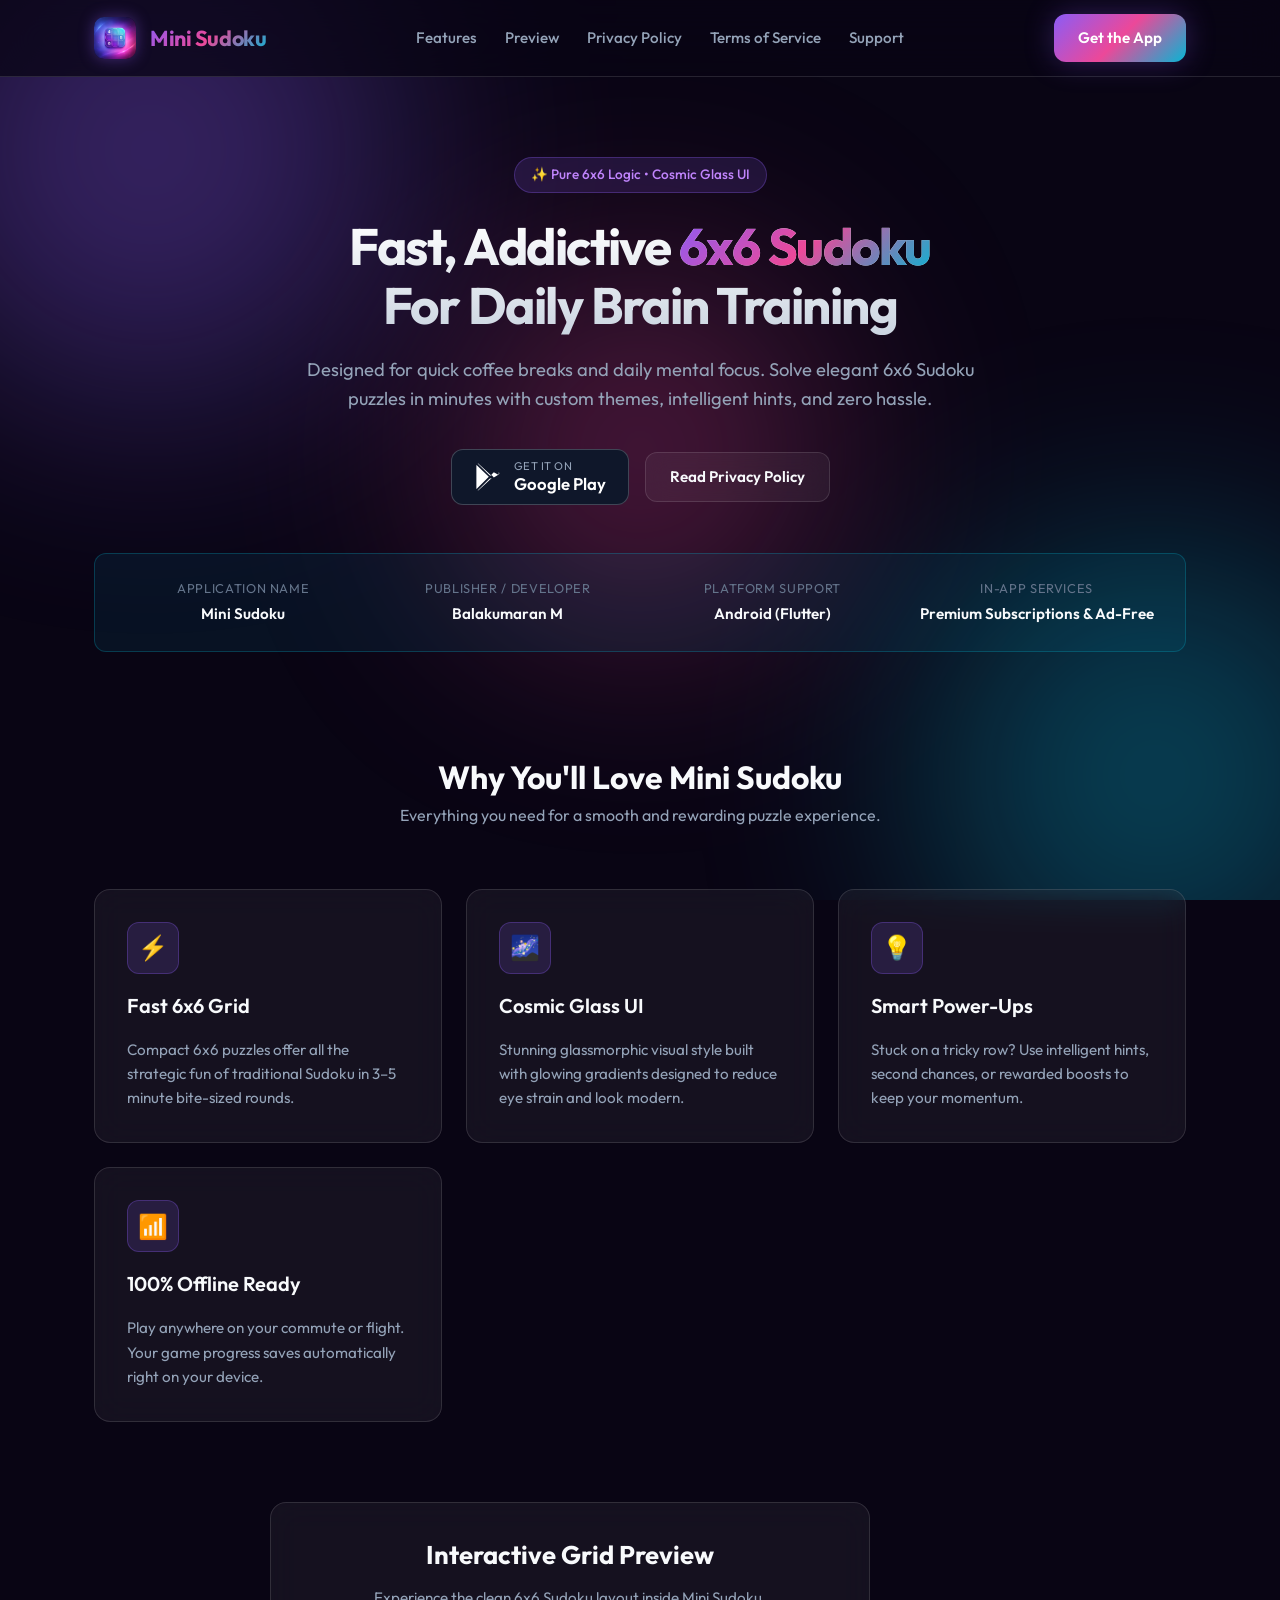
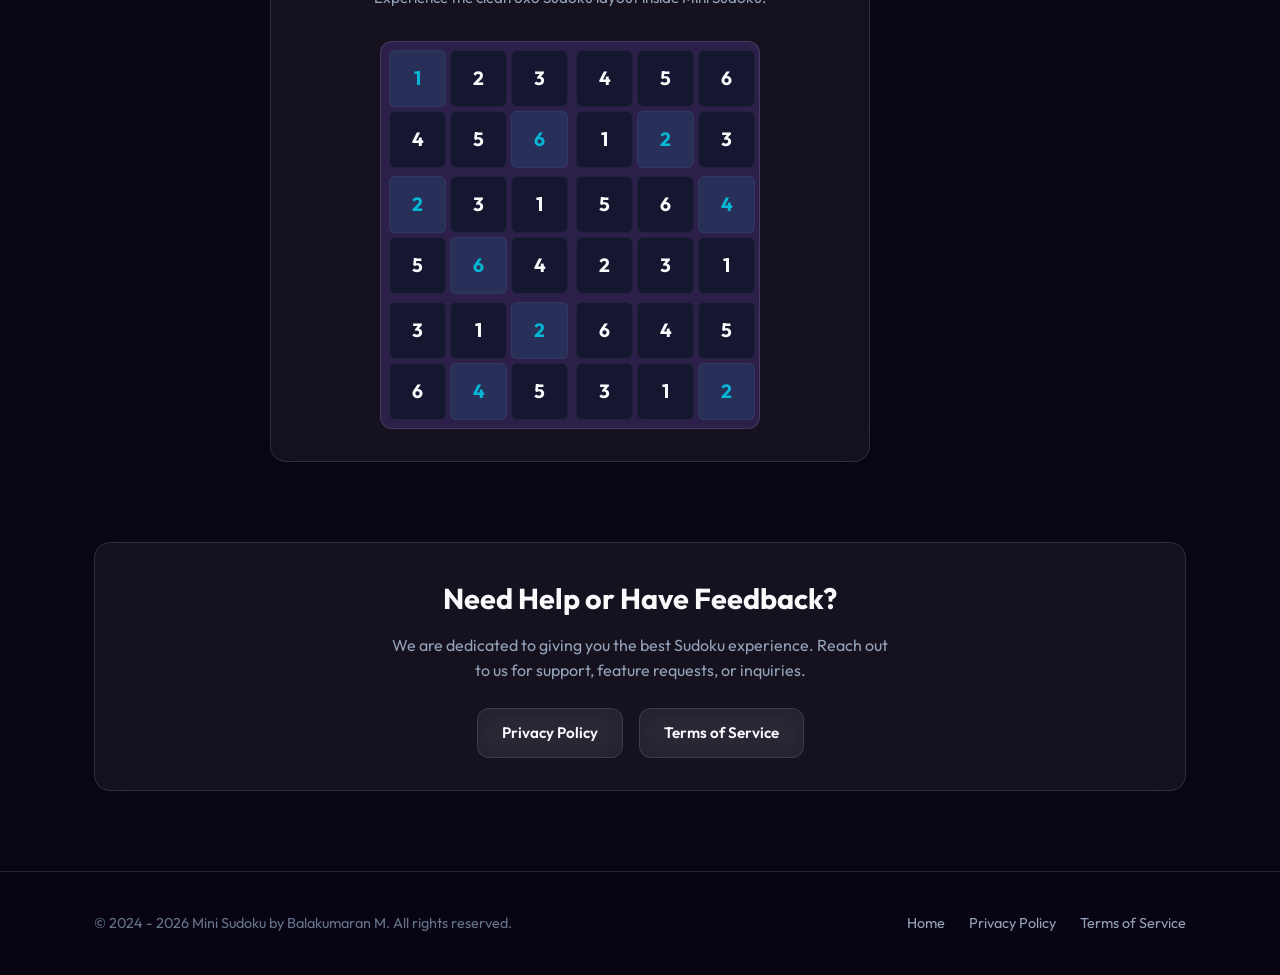
<file: docs/index.html>
<!DOCTYPE html>
<html lang="en">
<head>
  <meta charset="UTF-8">
  <meta name="viewport" content="width=device-width, initial-scale=1.0">
  <title>Mini Sudoku - Fast 6x6 Logic Puzzles & Brain Training</title>
  <meta name="description" content="Mini Sudoku is a sleek, fast-paced 6x6 Sudoku puzzle game. Train your brain on the go with cosmic glass themes, hints, and offline play.">
  <link rel="icon" type="image/png" href="icon.png">
  <link rel="stylesheet" href="style.css">
</head>
<body>

  <!-- Dynamic Cosmic Background -->
  <div class="background-blobs">
    <div class="blob blob-1"></div>
    <div class="blob blob-2"></div>
    <div class="blob blob-3"></div>
  </div>

  <!-- Header -->
  <header>
    <div class="container">
      <div class="nav-wrapper">
        <a href="index.html" class="brand">
          <img src="icon.png" alt="Mini Sudoku Logo" class="brand-icon">
          <span class="brand-name">Mini Sudoku</span>
        </a>
        <ul class="nav-links">
          <li><a href="#features">Features</a></li>
          <li><a href="#demo">Preview</a></li>
          <li><a href="privacy.html">Privacy Policy</a></li>
          <li><a href="terms.html">Terms of Service</a></li>
          <li><a href="#contact">Support</a></li>
        </ul>
        <a href="https://play.google.com/store/apps/details?id=com.duelme.minisudoku" target="_blank" class="btn btn-primary">
          Get the App
        </a>
      </div>
    </div>
  </header>

  <!-- Hero Section -->
  <section class="hero">
    <div class="container">
      <div class="hero-badge">
        ✨ Pure 6x6 Logic • Cosmic Glass UI
      </div>
      <h1 class="hero-title">
        Fast, Addictive <span>6x6 Sudoku</span> <br>For Daily Brain Training
      </h1>
      <p class="hero-subtitle">
        Designed for quick coffee breaks and daily mental focus. Solve elegant 6x6 Sudoku puzzles in minutes with custom themes, intelligent hints, and zero hassle.
      </p>

      <div class="hero-actions">
        <a href="https://play.google.com/store/apps/details?id=com.duelme.minisudoku" target="_blank" class="play-badge">
          <svg viewBox="0 0 512 512" fill="currentColor">
            <path d="M325.8 238.7L82.1 11.5C77.4 8.7 71.7 8 66.3 9.7L282.7 226.1l43.1 12.6zM46.7 34.6C44.7 39.4 43.6 44.8 43.6 50.5v411c0 5.7 1.1 11.1 3.1 15.9l224.2-224.2L46.7 34.6zM82.1 500.5l243.7-227.2-43.1 12.6L66.3 502.3c5.4 1.7 11.1 1 15.8-1.8zM451.9 220.6l-89.6-51.7-44.4 47.1 44.4 47.1 89.6-51.7c15.2-8.8 15.2-32 0-40.8z"/>
          </svg>
          <div class="play-badge-text">
            <div class="small">Get it on</div>
            <div class="large">Google Play</div>
          </div>
        </a>

        <a href="privacy.html" class="btn btn-secondary">
          Read Privacy Policy
        </a>
      </div>

      <!-- Business & Application Compliance Details (For BillDesk / Payment Aggregators) -->
      <div class="business-info-box">
        <div class="info-item">
          <span class="info-label">Application Name</span>
          <span class="info-val">Mini Sudoku</span>
        </div>
        <div class="info-item">
          <span class="info-label">Publisher / Developer</span>
          <span class="info-val">Balakumaran M</span>
        </div>
        <div class="info-item">
          <span class="info-label">Platform Support</span>
          <span class="info-val">Android (Flutter)</span>
        </div>
        <div class="info-item">
          <span class="info-label">In-App Services</span>
          <span class="info-val">Premium Subscriptions & Ad-Free</span>
        </div>
      </div>
    </div>
  </section>

  <!-- Features Section -->
  <section id="features" class="container">
    <div style="text-align: center; margin-bottom: 40px;">
      <h2 style="font-size: 2rem; font-weight: 700;">Why You'll Love Mini Sudoku</h2>
      <p style="color: var(--text-secondary);">Everything you need for a smooth and rewarding puzzle experience.</p>
    </div>

    <div class="features-grid">
      <div class="glass-card feature-card">
        <div class="feature-icon">⚡</div>
        <h3 class="feature-title">Fast 6x6 Grid</h3>
        <p class="feature-desc">Compact 6x6 puzzles offer all the strategic fun of traditional Sudoku in 3–5 minute bite-sized rounds.</p>
      </div>

      <div class="glass-card feature-card">
        <div class="feature-icon">🌌</div>
        <h3 class="feature-title">Cosmic Glass UI</h3>
        <p class="feature-desc">Stunning glassmorphic visual style built with glowing gradients designed to reduce eye strain and look modern.</p>
      </div>

      <div class="glass-card feature-card">
        <div class="feature-icon">💡</div>
        <h3 class="feature-title">Smart Power-Ups</h3>
        <p class="feature-desc">Stuck on a tricky row? Use intelligent hints, second chances, or rewarded boosts to keep your momentum.</p>
      </div>

      <div class="glass-card feature-card">
        <div class="feature-icon">📶</div>
        <h3 class="feature-title">100% Offline Ready</h3>
        <p class="feature-desc">Play anywhere on your commute or flight. Your game progress saves automatically right on your device.</p>
      </div>
    </div>
  </section>

  <!-- Interactive Puzzle Demo Preview -->
  <section id="demo" class="interactive-section container">
    <div class="glass-card" style="max-width: 600px; margin: 0 auto;">
      <h2 style="font-size: 1.6rem; margin-bottom: 10px;">Interactive Grid Preview</h2>
      <p style="color: var(--text-secondary); font-size: 0.95rem;">Experience the clean 6x6 Sudoku layout inside Mini Sudoku.</p>
      
      <div class="sudoku-container">
        <div class="sudoku-grid">
          <!-- Row 1 -->
          <div class="sudoku-cell fixed">1</div>
          <div class="sudoku-cell">2</div>
          <div class="sudoku-cell box-right">3</div>
          <div class="sudoku-cell">4</div>
          <div class="sudoku-cell">5</div>
          <div class="sudoku-cell">6</div>
          <!-- Row 2 -->
          <div class="sudoku-cell box-bottom">4</div>
          <div class="sudoku-cell box-bottom">5</div>
          <div class="sudoku-cell box-right box-bottom fixed">6</div>
          <div class="sudoku-cell box-bottom">1</div>
          <div class="sudoku-cell box-bottom fixed">2</div>
          <div class="sudoku-cell box-bottom">3</div>
          <!-- Row 3 -->
          <div class="sudoku-cell fixed">2</div>
          <div class="sudoku-cell">3</div>
          <div class="sudoku-cell box-right">1</div>
          <div class="sudoku-cell">5</div>
          <div class="sudoku-cell">6</div>
          <div class="sudoku-cell fixed">4</div>
          <!-- Row 4 -->
          <div class="sudoku-cell box-bottom">5</div>
          <div class="sudoku-cell box-bottom fixed">6</div>
          <div class="sudoku-cell box-right box-bottom">4</div>
          <div class="sudoku-cell box-bottom">2</div>
          <div class="sudoku-cell box-bottom">3</div>
          <div class="sudoku-cell box-bottom">1</div>
          <!-- Row 5 -->
          <div class="sudoku-cell">3</div>
          <div class="sudoku-cell">1</div>
          <div class="sudoku-cell box-right fixed">2</div>
          <div class="sudoku-cell">6</div>
          <div class="sudoku-cell">4</div>
          <div class="sudoku-cell">5</div>
          <!-- Row 6 -->
          <div class="sudoku-cell">6</div>
          <div class="sudoku-cell fixed">4</div>
          <div class="sudoku-cell box-right">5</div>
          <div class="sudoku-cell">3</div>
          <div class="sudoku-cell">1</div>
          <div class="sudoku-cell fixed">2</div>
        </div>
      </div>
    </div>
  </section>

  <!-- Support & Contact Section -->
  <section id="contact" class="container" style="margin-bottom: 80px;">
    <div class="glass-card" style="text-align: center;">
      <h2 style="font-size: 1.8rem; margin-bottom: 12px;">Need Help or Have Feedback?</h2>
      <p style="color: var(--text-secondary); max-width: 500px; margin: 0 auto 24px;">
        We are dedicated to giving you the best Sudoku experience. Reach out to us for support, feature requests, or inquiries.
      </p>
      <div style="display: flex; justify-content: center; gap: 16px; flex-wrap: wrap;">
        <a href="privacy.html" class="btn btn-secondary">Privacy Policy</a>
        <a href="terms.html" class="btn btn-secondary">Terms of Service</a>
      </div>
    </div>
  </section>

  <!-- Footer -->
  <footer>
    <div class="container">
      <div class="footer-wrapper">
        <div class="footer-copy">
          &copy; 2024 - 2026 Mini Sudoku by Balakumaran M. All rights reserved.
        </div>
        <div class="footer-links">
          <a href="index.html">Home</a>
          <a href="privacy.html">Privacy Policy</a>
          <a href="terms.html">Terms of Service</a>
        </div>
      </div>
    </div>
  </footer>

</body>
</html>
</file>
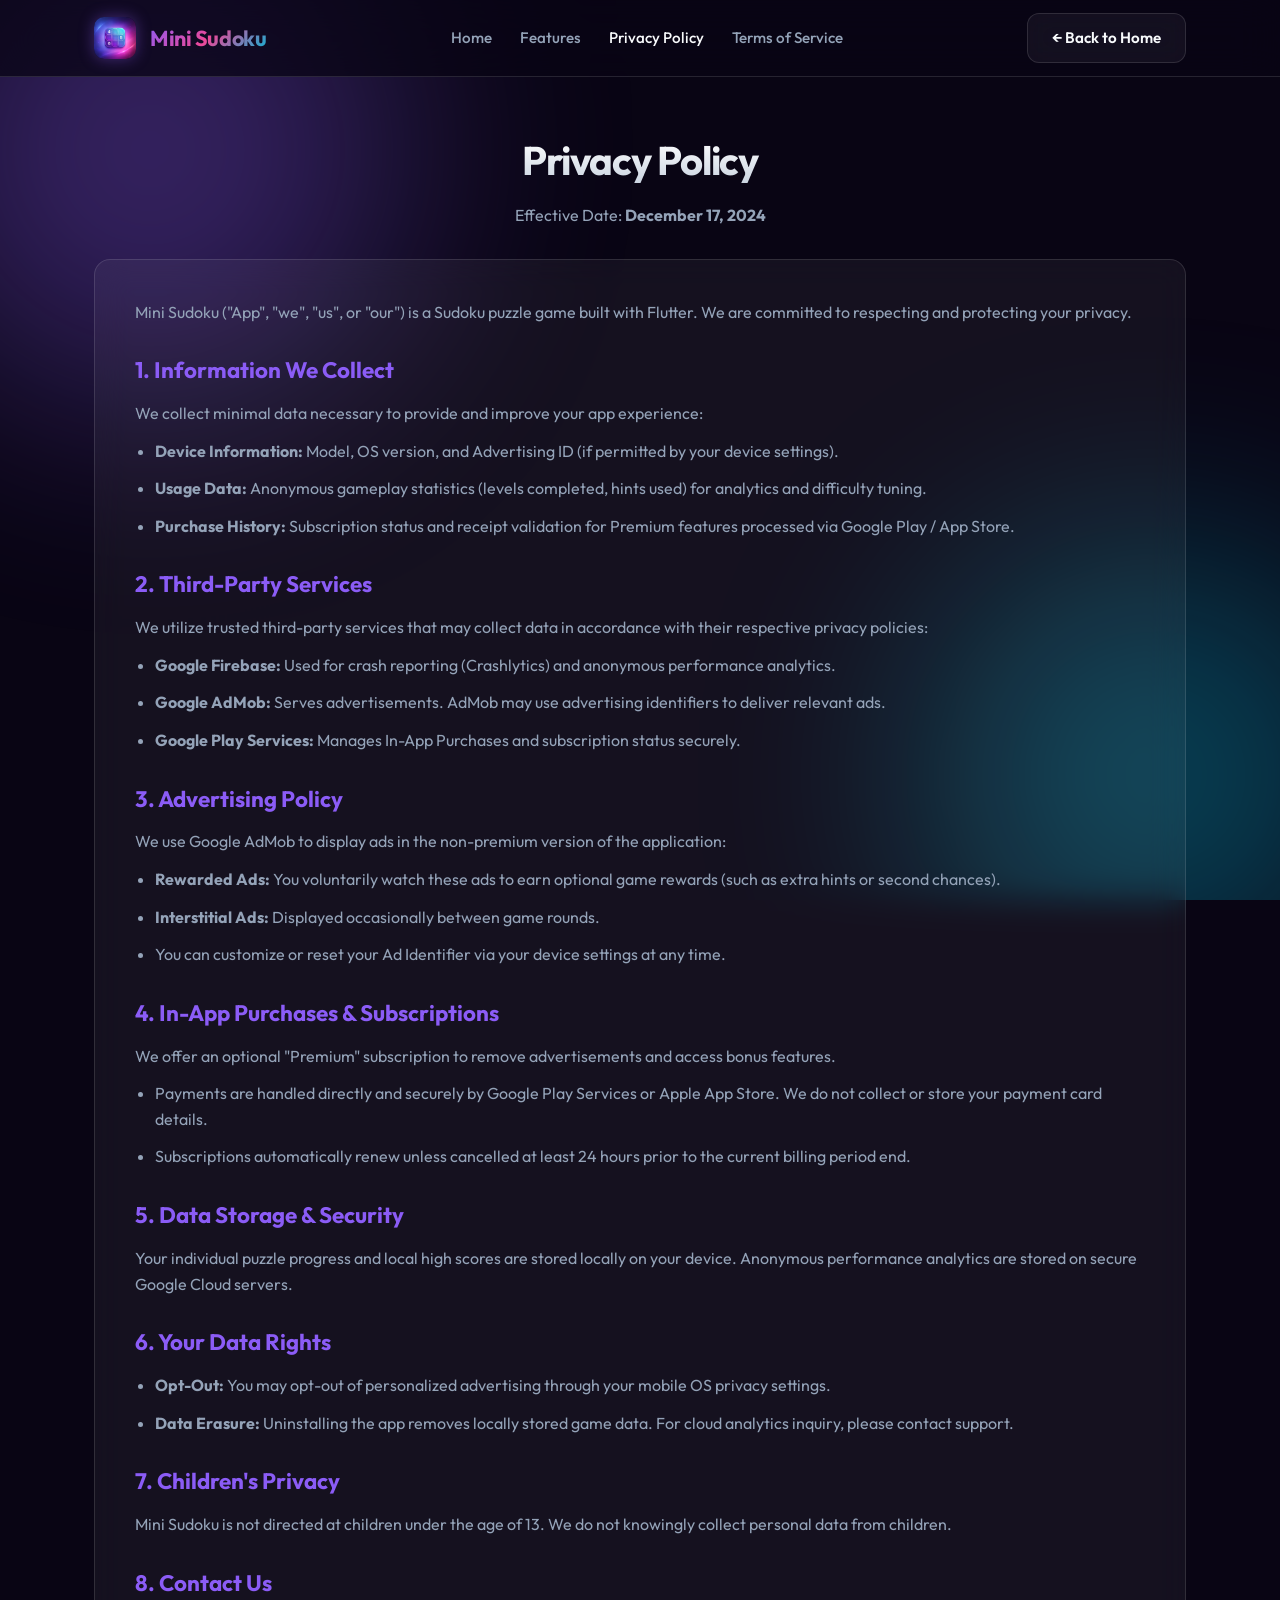
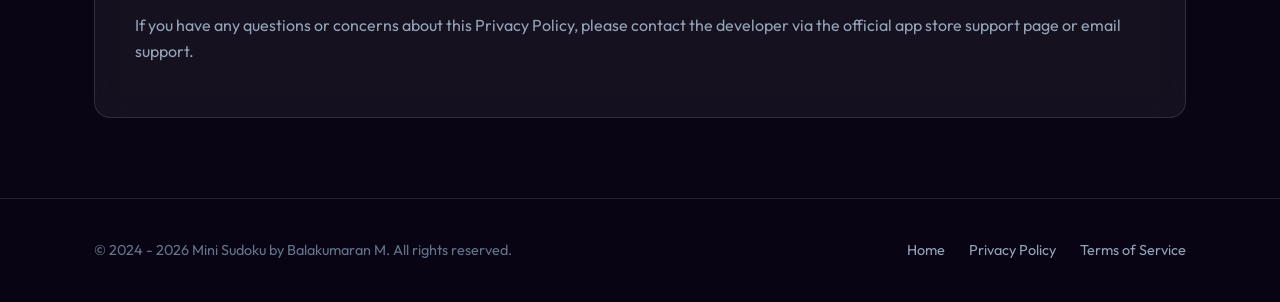
<file: docs/privacy.html>
<!DOCTYPE html>
<html lang="en">
<head>
  <meta charset="UTF-8">
  <meta name="viewport" content="width=device-width, initial-scale=1.0">
  <title>Privacy Policy - Mini Sudoku</title>
  <meta name="description" content="Privacy Policy for Mini Sudoku application. Learn how we handle device data, analytics, and privacy.">
  <link rel="icon" type="image/png" href="icon.png">
  <link rel="stylesheet" href="style.css">
</head>
<body>

  <!-- Dynamic Background -->
  <div class="background-blobs">
    <div class="blob blob-1"></div>
    <div class="blob blob-2"></div>
  </div>

  <!-- Header -->
  <header>
    <div class="container">
      <div class="nav-wrapper">
        <a href="index.html" class="brand">
          <img src="icon.png" alt="Mini Sudoku Logo" class="brand-icon">
          <span class="brand-name">Mini Sudoku</span>
        </a>
        <ul class="nav-links">
          <li><a href="index.html">Home</a></li>
          <li><a href="index.html#features">Features</a></li>
          <li><a href="privacy.html" class="active">Privacy Policy</a></li>
          <li><a href="terms.html">Terms of Service</a></li>
        </ul>
        <a href="index.html" class="btn btn-secondary">
          &larr; Back to Home
        </a>
      </div>
    </div>
  </header>

  <div class="container">
    <div class="policy-header">
      <h1 class="hero-title" style="font-size: 2.5rem;">Privacy Policy</h1>
      <p style="color: var(--text-secondary);">Effective Date: <strong>December 17, 2024</strong></p>
    </div>

    <div class="policy-content">
      <p>Mini Sudoku ("App", "we", "us", or "our") is a Sudoku puzzle game built with Flutter. We are committed to respecting and protecting your privacy.</p>

      <h2>1. Information We Collect</h2>
      <p>We collect minimal data necessary to provide and improve your app experience:</p>
      <ul>
        <li><strong>Device Information:</strong> Model, OS version, and Advertising ID (if permitted by your device settings).</li>
        <li><strong>Usage Data:</strong> Anonymous gameplay statistics (levels completed, hints used) for analytics and difficulty tuning.</li>
        <li><strong>Purchase History:</strong> Subscription status and receipt validation for Premium features processed via Google Play / App Store.</li>
      </ul>

      <h2>2. Third-Party Services</h2>
      <p>We utilize trusted third-party services that may collect data in accordance with their respective privacy policies:</p>
      <ul>
        <li><strong>Google Firebase:</strong> Used for crash reporting (Crashlytics) and anonymous performance analytics.</li>
        <li><strong>Google AdMob:</strong> Serves advertisements. AdMob may use advertising identifiers to deliver relevant ads.</li>
        <li><strong>Google Play Services:</strong> Manages In-App Purchases and subscription status securely.</li>
      </ul>

      <h2>3. Advertising Policy</h2>
      <p>We use Google AdMob to display ads in the non-premium version of the application:</p>
      <ul>
        <li><strong>Rewarded Ads:</strong> You voluntarily watch these ads to earn optional game rewards (such as extra hints or second chances).</li>
        <li><strong>Interstitial Ads:</strong> Displayed occasionally between game rounds.</li>
        <li>You can customize or reset your Ad Identifier via your device settings at any time.</li>
      </ul>

      <h2>4. In-App Purchases & Subscriptions</h2>
      <p>We offer an optional "Premium" subscription to remove advertisements and access bonus features.</p>
      <ul>
        <li>Payments are handled directly and securely by Google Play Services or Apple App Store. We do not collect or store your payment card details.</li>
        <li>Subscriptions automatically renew unless cancelled at least 24 hours prior to the current billing period end.</li>
      </ul>

      <h2>5. Data Storage & Security</h2>
      <p>Your individual puzzle progress and local high scores are stored locally on your device. Anonymous performance analytics are stored on secure Google Cloud servers.</p>

      <h2>6. Your Data Rights</h2>
      <ul>
        <li><strong>Opt-Out:</strong> You may opt-out of personalized advertising through your mobile OS privacy settings.</li>
        <li><strong>Data Erasure:</strong> Uninstalling the app removes locally stored game data. For cloud analytics inquiry, please contact support.</li>
      </ul>

      <h2>7. Children's Privacy</h2>
      <p>Mini Sudoku is not directed at children under the age of 13. We do not knowingly collect personal data from children.</p>

      <h2>8. Contact Us</h2>
      <p>If you have any questions or concerns about this Privacy Policy, please contact the developer via the official app store support page or email support.</p>
    </div>
  </div>

  <!-- Footer -->
  <footer>
    <div class="container">
      <div class="footer-wrapper">
        <div class="footer-copy">
          &copy; 2024 - 2026 Mini Sudoku by Balakumaran M. All rights reserved.
        </div>
        <div class="footer-links">
          <a href="index.html">Home</a>
          <a href="privacy.html">Privacy Policy</a>
          <a href="terms.html">Terms of Service</a>
        </div>
      </div>
    </div>
  </footer>

</body>
</html>
</file>
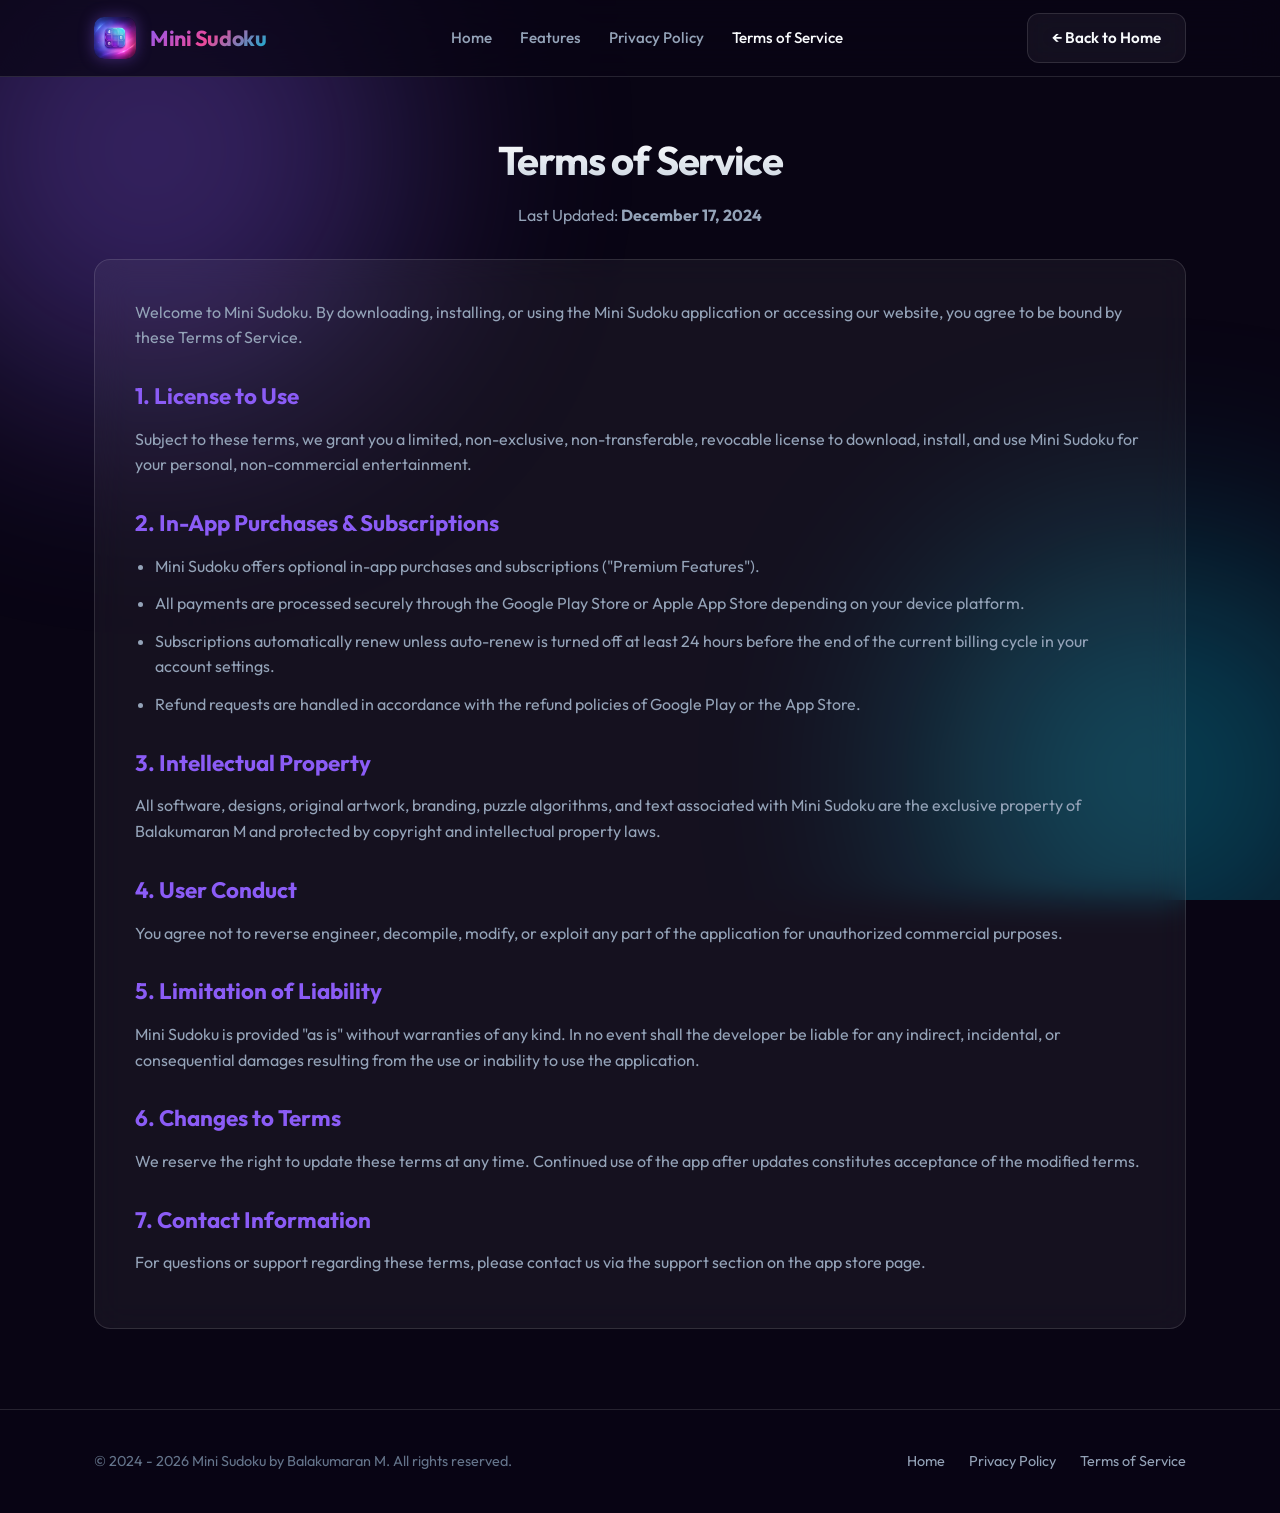
<file: docs/terms.html>
<!DOCTYPE html>
<html lang="en">
<head>
  <meta charset="UTF-8">
  <meta name="viewport" content="width=device-width, initial-scale=1.0">
  <title>Terms of Service - Mini Sudoku</title>
  <meta name="description" content="Terms of Service for Mini Sudoku app and website.">
  <link rel="icon" type="image/png" href="icon.png">
  <link rel="stylesheet" href="style.css">
</head>
<body>

  <!-- Dynamic Background -->
  <div class="background-blobs">
    <div class="blob blob-1"></div>
    <div class="blob blob-2"></div>
  </div>

  <!-- Header -->
  <header>
    <div class="container">
      <div class="nav-wrapper">
        <a href="index.html" class="brand">
          <img src="icon.png" alt="Mini Sudoku Logo" class="brand-icon">
          <span class="brand-name">Mini Sudoku</span>
        </a>
        <ul class="nav-links">
          <li><a href="index.html">Home</a></li>
          <li><a href="index.html#features">Features</a></li>
          <li><a href="privacy.html">Privacy Policy</a></li>
          <li><a href="terms.html" class="active">Terms of Service</a></li>
        </ul>
        <a href="index.html" class="btn btn-secondary">
          &larr; Back to Home
        </a>
      </div>
    </div>
  </header>

  <div class="container">
    <div class="policy-header">
      <h1 class="hero-title" style="font-size: 2.5rem;">Terms of Service</h1>
      <p style="color: var(--text-secondary);">Last Updated: <strong>December 17, 2024</strong></p>
    </div>

    <div class="policy-content">
      <p>Welcome to Mini Sudoku. By downloading, installing, or using the Mini Sudoku application or accessing our website, you agree to be bound by these Terms of Service.</p>

      <h2>1. License to Use</h2>
      <p>Subject to these terms, we grant you a limited, non-exclusive, non-transferable, revocable license to download, install, and use Mini Sudoku for your personal, non-commercial entertainment.</p>

      <h2>2. In-App Purchases & Subscriptions</h2>
      <ul>
        <li>Mini Sudoku offers optional in-app purchases and subscriptions ("Premium Features").</li>
        <li>All payments are processed securely through the Google Play Store or Apple App Store depending on your device platform.</li>
        <li>Subscriptions automatically renew unless auto-renew is turned off at least 24 hours before the end of the current billing cycle in your account settings.</li>
        <li>Refund requests are handled in accordance with the refund policies of Google Play or the App Store.</li>
      </ul>

      <h2>3. Intellectual Property</h2>
      <p>All software, designs, original artwork, branding, puzzle algorithms, and text associated with Mini Sudoku are the exclusive property of Balakumaran M and protected by copyright and intellectual property laws.</p>

      <h2>4. User Conduct</h2>
      <p>You agree not to reverse engineer, decompile, modify, or exploit any part of the application for unauthorized commercial purposes.</p>

      <h2>5. Limitation of Liability</h2>
      <p>Mini Sudoku is provided "as is" without warranties of any kind. In no event shall the developer be liable for any indirect, incidental, or consequential damages resulting from the use or inability to use the application.</p>

      <h2>6. Changes to Terms</h2>
      <p>We reserve the right to update these terms at any time. Continued use of the app after updates constitutes acceptance of the modified terms.</p>

      <h2>7. Contact Information</h2>
      <p>For questions or support regarding these terms, please contact us via the support section on the app store page.</p>
    </div>
  </div>

  <!-- Footer -->
  <footer>
    <div class="container">
      <div class="footer-wrapper">
        <div class="footer-copy">
          &copy; 2024 - 2026 Mini Sudoku by Balakumaran M. All rights reserved.
        </div>
        <div class="footer-links">
          <a href="index.html">Home</a>
          <a href="privacy.html">Privacy Policy</a>
          <a href="terms.html">Terms of Service</a>
        </div>
      </div>
    </div>
  </footer>

</body>
</html>
</file>
<file: docs/style.css>
/* Mini Sudoku - Cosmic Glass Theme Stylesheet */
@import url('https://fonts.googleapis.com/css2?family=Outfit:wght@300;400;500;600;700&family=Inter:wght@400;500;600&display=swap');

:root {
  --bg-dark: #090514;
  --bg-card: rgba(255, 255, 255, 0.05);
  --bg-card-hover: rgba(255, 255, 255, 0.08);
  --border-color: rgba(255, 255, 255, 0.12);
  --border-glow: rgba(139, 92, 246, 0.4);
  --text-primary: #f8fafc;
  --text-secondary: #94a3b8;
  --text-muted: #64748b;
  --accent-purple: #8b5cf6;
  --accent-cyan: #06b6d4;
  --accent-pink: #ec4899;
  --accent-gradient: linear-gradient(135deg, #8b5cf6 0%, #ec4899 50%, #06b6d4 100%);
  --glow-shadow: 0 0 30px rgba(139, 92, 246, 0.3);
  --radius-lg: 16px;
  --radius-md: 12px;
  --radius-sm: 8px;
  --transition: all 0.3s cubic-bezier(0.4, 0, 0.2, 1);
}

* {
  margin: 0;
  padding: 0;
  box-sizing: border-box;
}

body {
  font-family: 'Outfit', 'Inter', -apple-system, BlinkMacSystemFont, sans-serif;
  background-color: var(--bg-dark);
  color: var(--text-primary);
  line-height: 1.6;
  overflow-x: hidden;
  position: relative;
  min-height: 100vh;
}

/* Background Cosmic Orbs */
.background-blobs {
  position: fixed;
  top: 0;
  left: 0;
  width: 100%;
  height: 100%;
  z-index: -1;
  overflow: hidden;
  pointer-events: none;
}

.blob {
  position: absolute;
  border-radius: 50%;
  filter: blur(120px);
  opacity: 0.35;
  animation: float 20s ease-in-out infinite alternate;
}

.blob-1 {
  width: 500px;
  height: 500px;
  background: var(--accent-purple);
  top: -100px;
  left: -100px;
}

.blob-2 {
  width: 450px;
  height: 450px;
  background: var(--accent-cyan);
  bottom: -100px;
  right: -100px;
  animation-delay: -10s;
}

.blob-3 {
  width: 350px;
  height: 350px;
  background: var(--accent-pink);
  top: 50%;
  left: 50%;
  transform: translate(-50%, -50%);
  animation-delay: -5s;
}

@keyframes float {
  0% { transform: translate(0, 0) scale(1); }
  50% { transform: translate(40px, 60px) scale(1.1); }
  100% { transform: translate(-30px, 30px) scale(0.95); }
}

/* Layout Containers */
.container {
  max-width: 1140px;
  margin: 0 auto;
  padding: 0 24px;
}

/* Header & Navigation */
header {
  position: sticky;
  top: 0;
  z-index: 100;
  backdrop-filter: blur(20px);
  -webkit-backdrop-filter: blur(20px);
  background: rgba(9, 5, 20, 0.75);
  border-bottom: 1px solid var(--border-color);
}

.nav-wrapper {
  display: flex;
  align-items: center;
  justify-content: space-between;
  height: 76px;
}

.brand {
  display: flex;
  align-items: center;
  gap: 14px;
  text-decoration: none;
  color: var(--text-primary);
}

.brand-icon {
  width: 42px;
  height: 42px;
  border-radius: 10px;
  box-shadow: 0 0 15px rgba(139, 92, 246, 0.4);
}

.brand-name {
  font-size: 1.35rem;
  font-weight: 700;
  letter-spacing: -0.02em;
  background: var(--accent-gradient);
  background-clip: text;
  -webkit-background-clip: text;
  -webkit-text-fill-color: transparent;
}

.nav-links {
  display: flex;
  align-items: center;
  gap: 28px;
  list-style: none;
}

.nav-links a {
  color: var(--text-secondary);
  text-decoration: none;
  font-weight: 500;
  font-size: 0.95rem;
  transition: var(--transition);
}

.nav-links a:hover,
.nav-links a.active {
  color: var(--text-primary);
}

.btn {
  display: inline-flex;
  align-items: center;
  justify-content: center;
  gap: 10px;
  padding: 12px 24px;
  border-radius: var(--radius-md);
  font-weight: 600;
  font-size: 0.95rem;
  text-decoration: none;
  transition: var(--transition);
  cursor: pointer;
  border: none;
}

.btn-primary {
  background: var(--accent-gradient);
  color: #fff;
  box-shadow: var(--glow-shadow);
}

.btn-primary:hover {
  transform: translateY(-2px);
  box-shadow: 0 0 35px rgba(139, 92, 246, 0.6);
}

.btn-secondary {
  background: var(--bg-card);
  color: var(--text-primary);
  border: 1px solid var(--border-color);
  backdrop-filter: blur(12px);
}

.btn-secondary:hover {
  background: var(--bg-card-hover);
  border-color: var(--accent-purple);
  transform: translateY(-2px);
}

/* Hero Section */
.hero {
  padding: 80px 0 60px;
  text-align: center;
  position: relative;
}

.hero-badge {
  display: inline-flex;
  align-items: center;
  gap: 8px;
  padding: 6px 16px;
  background: rgba(139, 92, 246, 0.15);
  border: 1px solid rgba(139, 92, 246, 0.3);
  border-radius: 30px;
  font-size: 0.85rem;
  font-weight: 500;
  color: #c084fc;
  margin-bottom: 24px;
}

.hero-title {
  font-size: 3.2rem;
  font-weight: 700;
  line-height: 1.15;
  letter-spacing: -0.03em;
  margin-bottom: 20px;
  background: linear-gradient(180deg, #ffffff 0%, #cbd5e1 100%);
  background-clip: text;
  -webkit-background-clip: text;
  -webkit-text-fill-color: transparent;
}

.hero-title span {
  background: var(--accent-gradient);
  background-clip: text;
  -webkit-background-clip: text;
  -webkit-text-fill-color: transparent;
}

.hero-subtitle {
  font-size: 1.15rem;
  color: var(--text-secondary);
  max-width: 680px;
  margin: 0 auto 36px;
  font-weight: 400;
}

.hero-actions {
  display: flex;
  align-items: center;
  justify-content: center;
  gap: 16px;
  flex-wrap: wrap;
  margin-bottom: 48px;
}

/* Play Store Badge Styling */
.play-badge {
  display: inline-flex;
  align-items: center;
  gap: 12px;
  background: #0f172a;
  border: 1px solid rgba(255, 255, 255, 0.2);
  padding: 10px 22px;
  border-radius: var(--radius-md);
  color: #fff;
  text-decoration: none;
  transition: var(--transition);
}

.play-badge:hover {
  border-color: var(--accent-cyan);
  box-shadow: 0 0 25px rgba(6, 182, 212, 0.3);
  transform: translateY(-2px);
}

.play-badge svg {
  width: 28px;
  height: 28px;
}

.play-badge-text {
  text-align: left;
  line-height: 1.2;
}

.play-badge-text .small {
  font-size: 0.7rem;
  text-transform: uppercase;
  color: var(--text-secondary);
  letter-spacing: 0.05em;
}

.play-badge-text .large {
  font-size: 1.05rem;
  font-weight: 600;
}

/* Glass Card */
.glass-card {
  background: var(--bg-card);
  border: 1px solid var(--border-color);
  backdrop-filter: blur(16px);
  -webkit-backdrop-filter: blur(16px);
  border-radius: var(--radius-lg);
  padding: 32px;
  transition: var(--transition);
}

.glass-card:hover {
  background: var(--bg-card-hover);
  border-color: rgba(139, 92, 246, 0.4);
}

/* Grid Preview & Features */
.features-grid {
  display: grid;
  grid-template-columns: repeat(auto-fit, minmax(300px, 1fr));
  gap: 24px;
  margin: 60px 0;
}

.feature-card {
  text-align: left;
  display: flex;
  flex-direction: column;
  gap: 16px;
}

.feature-icon {
  width: 52px;
  height: 52px;
  border-radius: var(--radius-md);
  background: rgba(139, 92, 246, 0.15);
  border: 1px solid rgba(139, 92, 246, 0.3);
  display: flex;
  align-items: center;
  justify-content: center;
  font-size: 1.5rem;
}

.feature-title {
  font-size: 1.25rem;
  font-weight: 600;
}

.feature-desc {
  color: var(--text-secondary);
  font-size: 0.95rem;
}

/* Interactive 6x6 Sudoku Demo Section */
.interactive-section {
  margin: 80px 0;
  text-align: center;
}

.sudoku-container {
  max-width: 380px;
  margin: 30px auto 0;
}

.sudoku-grid {
  display: grid;
  grid-template-columns: repeat(6, 1fr);
  gap: 4px;
  background: rgba(139, 92, 246, 0.2);
  padding: 8px;
  border-radius: var(--radius-md);
  border: 1px solid var(--border-color);
}

.sudoku-cell {
  aspect-ratio: 1;
  background: rgba(15, 23, 42, 0.8);
  border-radius: 6px;
  display: flex;
  align-items: center;
  justify-content: center;
  font-size: 1.2rem;
  font-weight: 700;
  color: var(--text-primary);
  border: 1px solid rgba(255, 255, 255, 0.05);
}

.sudoku-cell.fixed {
  color: var(--accent-cyan);
  background: rgba(6, 182, 212, 0.1);
}

.sudoku-cell.box-right {
  margin-right: 4px;
}

.sudoku-cell.box-bottom {
  margin-bottom: 4px;
}

/* Legal & Policy Page Styles */
.policy-header {
  padding: 60px 0 30px;
  text-align: center;
}

.policy-content {
  background: var(--bg-card);
  border: 1px solid var(--border-color);
  backdrop-filter: blur(16px);
  border-radius: var(--radius-lg);
  padding: 40px;
  margin-bottom: 80px;
}

.policy-content h2 {
  font-size: 1.4rem;
  color: var(--accent-purple);
  margin: 28px 0 12px;
}

.policy-content h2:first-child {
  margin-top: 0;
}

.policy-content p, .policy-content li {
  color: var(--text-secondary);
  font-size: 1rem;
  margin-bottom: 12px;
}

.policy-content ul {
  padding-left: 20px;
}

/* Business Info Banner */
.business-info-box {
  background: rgba(6, 182, 212, 0.08);
  border: 1px solid rgba(6, 182, 212, 0.25);
  border-radius: var(--radius-md);
  padding: 24px;
  margin: 40px 0;
  display: grid;
  grid-template-columns: repeat(auto-fit, minmax(220px, 1fr));
  gap: 16px;
}

.info-item {
  display: flex;
  flex-direction: column;
}

.info-label {
  font-size: 0.8rem;
  text-transform: uppercase;
  color: var(--text-muted);
  letter-spacing: 0.05em;
  margin-bottom: 4px;
}

.info-val {
  font-weight: 600;
  font-size: 0.95rem;
  color: var(--text-primary);
}

/* Footer */
footer {
  border-top: 1px solid var(--border-color);
  padding: 40px 0;
  background: rgba(9, 5, 20, 0.9);
}

.footer-wrapper {
  display: flex;
  align-items: center;
  justify-content: space-between;
  flex-wrap: wrap;
  gap: 20px;
}

.footer-copy {
  color: var(--text-muted);
  font-size: 0.9rem;
}

.footer-links {
  display: flex;
  gap: 24px;
}

.footer-links a {
  color: var(--text-secondary);
  text-decoration: none;
  font-size: 0.9rem;
  transition: var(--transition);
}

.footer-links a:hover {
  color: var(--accent-purple);
}

/* Mobile Responsive */
@media (max-width: 768px) {
  .hero-title {
    font-size: 2.2rem;
  }
  .nav-links {
    display: none;
  }
  .policy-content {
    padding: 24px;
  }
}
</file>
